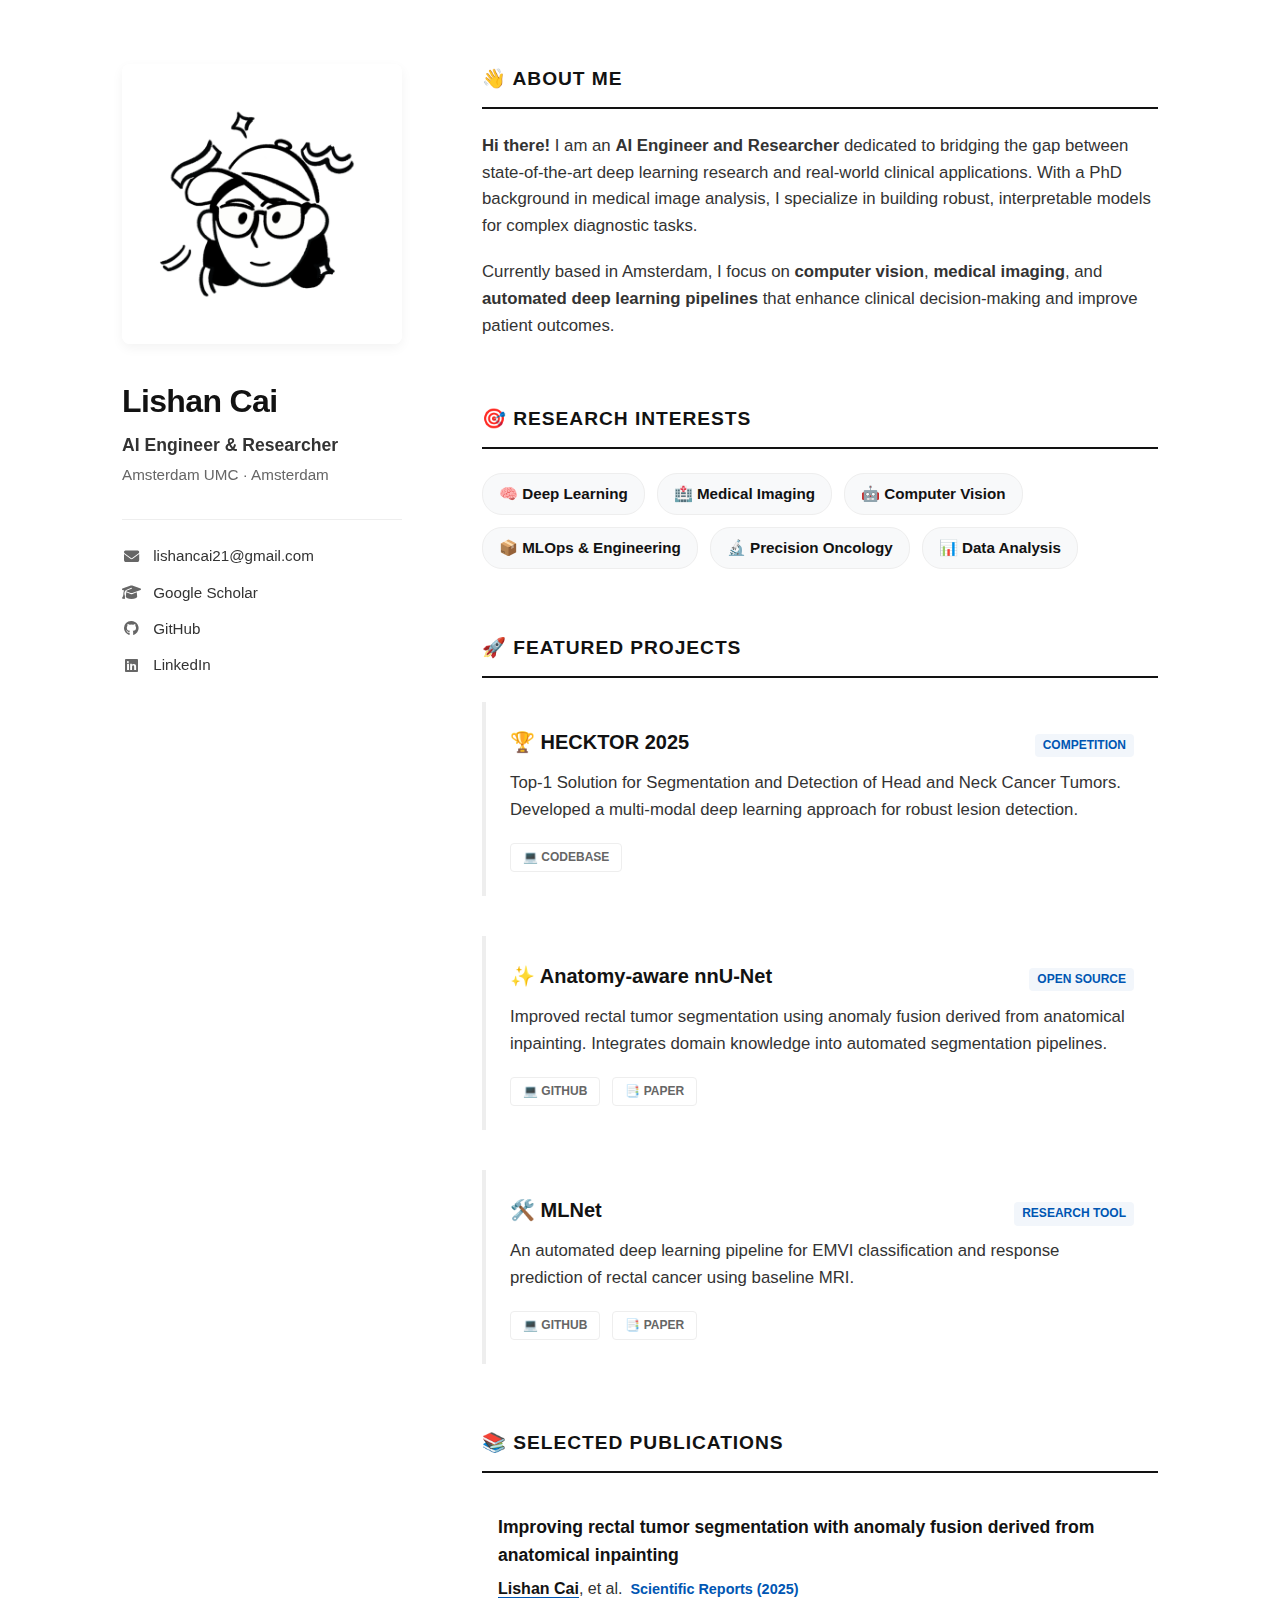
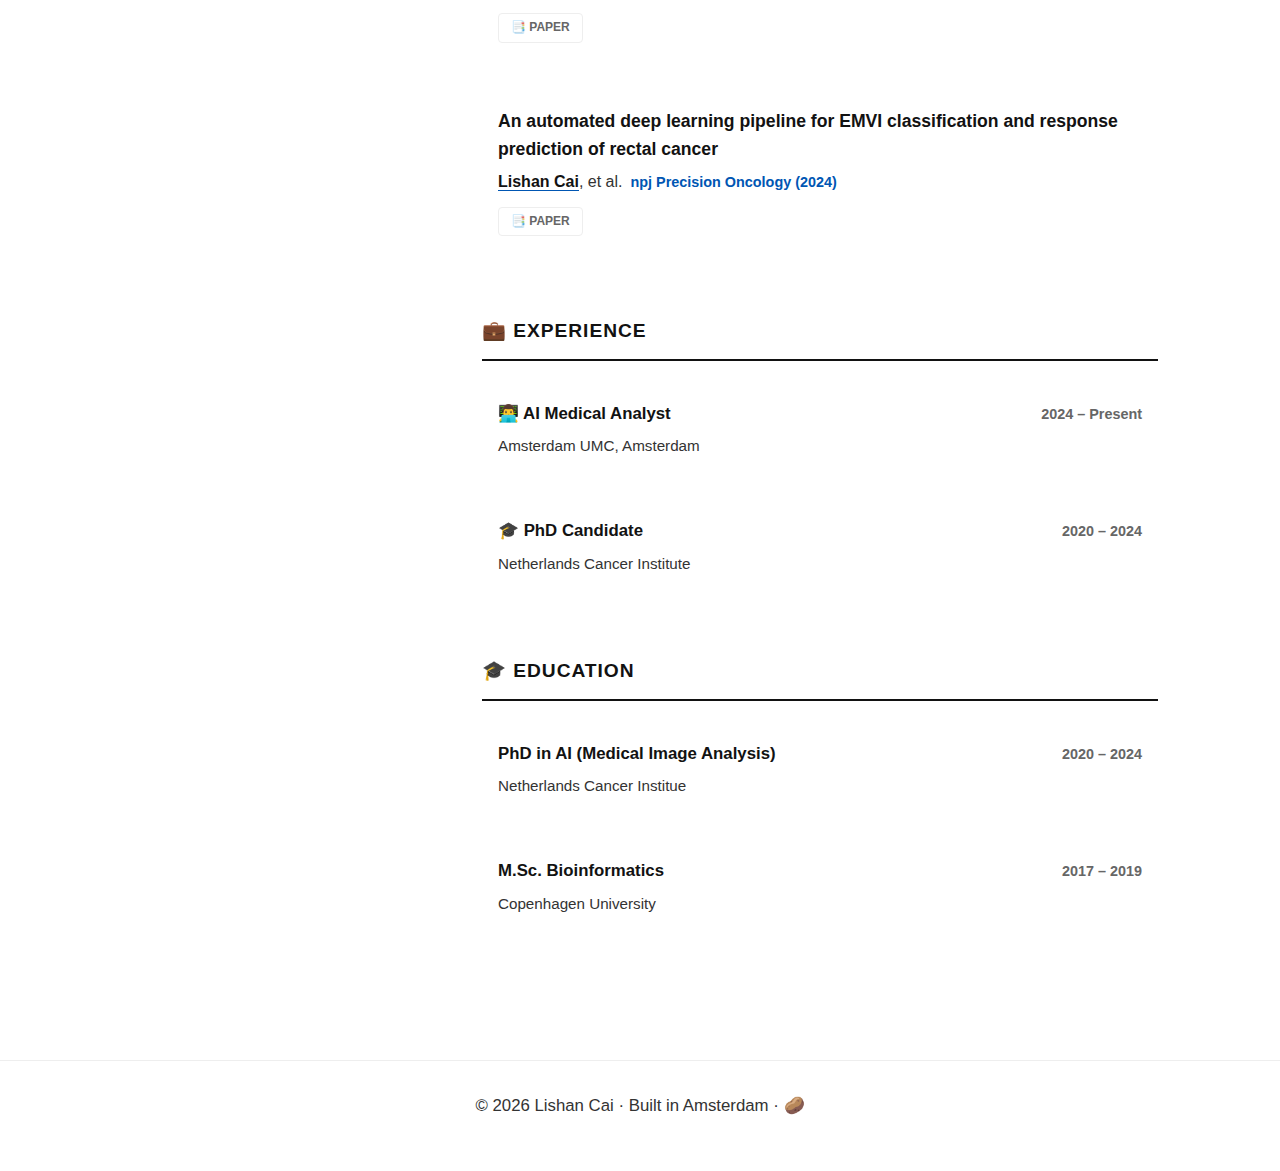
<file: index.html>
<!DOCTYPE html>
<html lang="en">
<head>
  <meta charset="UTF-8">
  <meta name="viewport" content="width=device-width, initial-scale=1.0">
  <title>Lishan Cai | AI Engineer & Researcher</title>
  
  <!-- Potato Icon -->
  <link rel="icon" href="data:image/svg+xml,<svg xmlns='http://www.w3.org/2000/svg' viewBox='0 0 100 100'><text y='.9em' font-size='90'>🥔</text></svg>" />
  
  <!-- FontAwesome -->
  <link rel="stylesheet" href="https://cdnjs.cloudflare.com/ajax/libs/font-awesome/6.5.0/css/all.min.css" crossorigin="anonymous" />
  
  <!-- Custom CSS -->
  <link rel="stylesheet" href="css/academic.css">
</head>
<body>

  <div class="container">
    
    <!-- Sidebar -->
    <aside class="sidebar">
      <img src="assets/avatar.jpg" alt="Lishan Cai" class="avatar">
      <h1 class="name">Lishan Cai</h1>
      <p class="title">AI Engineer & Researcher</p>
      <p class="affiliation">Amsterdam UMC · Amsterdam</p>
      
      <ul class="social-links">
        <li>
          <a href="mailto:lishancai21@gmail.com">
            <i class="fa fa-envelope"></i>
            <span>lishancai21@gmail.com</span>
          </a>
        </li>
        <li>
          <a href="https://scholar.google.com" target="_blank" rel="noopener">
            <i class="fa fa-graduation-cap"></i>
            <span>Google Scholar</span>
          </a>
        </li>
        <li>
          <a href="https://github.com/Liiiii2101" target="_blank" rel="noopener">
            <i class="fab fa-github"></i>
            <span>GitHub</span>
          </a>
        </li>
        <li>
          <a href="https://www.linkedin.com/in/lishan-cai-851b20178/" target="_blank" rel="noopener">
            <i class="fab fa-linkedin"></i>
            <span>LinkedIn</span>
          </a>
        </li>
      </ul>
    </aside>

    <!-- Main Content -->
    <main class="main-content">
      
      <section id="about">
        <h2 class="section-title">👋 About Me</h2>
        <p>
          <strong>Hi there!</strong> I am an <strong>AI Engineer and Researcher</strong> dedicated to bridging the gap between state-of-the-art deep learning research and real-world clinical applications. With a PhD background in medical image analysis, I specialize in building robust, interpretable models for complex diagnostic tasks.
        </p>
        <p>
          Currently based in Amsterdam, I focus on <strong>computer vision</strong>, <strong>medical imaging</strong>, and <strong>automated deep learning pipelines</strong> that enhance clinical decision-making and improve patient outcomes.
        </p>
      </section>

      <section id="interests">
        <h2 class="section-title">🎯 Research Interests</h2>
        <ul class="interests-list">
          <li>🧠 Deep Learning</li>
          <li>🏥 Medical Imaging</li>
          <li>🤖 Computer Vision</li>
          <li>📦 MLOps & Engineering</li>
          <li>🔬 Precision Oncology</li>
          <li>📊 Data Analysis</li>
        </ul>
      </section>

      <section id="projects">
        <h2 class="section-title">🚀 Featured Projects</h2>
        
        <div class="project-item">
          <div class="project-header">
            <span class="project-name">🏆 HECKTOR 2025</span>
            <span class="project-tag">Competition</span>
          </div>
          <p>Top-1 Solution for Segmentation and Detection of Head and Neck Cancer Tumors. Developed a multi-modal deep learning approach for robust lesion detection.</p>
          <div class="pub-links">
            <a href="https://github.com/Liiiii2101" class="pub-link" target="_blank">💻 Codebase</a>
          </div>
        </div>

        <div class="project-item">
          <div class="project-header">
            <span class="project-name">✨ Anatomy-aware nnU-Net</span>
            <span class="project-tag">Open Source</span>
          </div>
          <p>Improved rectal tumor segmentation using anomaly fusion derived from anatomical inpainting. Integrates domain knowledge into automated segmentation pipelines.</p>
          <div class="pub-links">
            <a href="https://github.com/Liiiii2101/Anatomy-aware-nnUNet-for-Rectal-Tumor-Segmentation" class="pub-link" target="_blank">💻 GitHub</a>
            <a href="https://www.nature.com/articles/s41598-025-14265-9" class="pub-link" target="_blank">📑 Paper</a>
          </div>
        </div>

        <div class="project-item">
          <div class="project-header">
            <span class="project-name">🛠️ MLNet</span>
            <span class="project-tag">Research Tool</span>
          </div>
          <p>An automated deep learning pipeline for EMVI classification and response prediction of rectal cancer using baseline MRI.</p>
          <div class="pub-links">
            <a href="https://github.com/Liiiii2101/MLNet" class="pub-link" target="_blank">💻 GitHub</a>
            <a href="https://www.nature.com/articles/s41698-024-00516-x" class="pub-link" target="_blank">📑 Paper</a>
          </div>
        </div>

      </section>

      <section id="publications">
        <h2 class="section-title">📚 Selected Publications</h2>
        <ul class="pub-list">
          <li class="pub-item">
            <span class="pub-title">Improving rectal tumor segmentation with anomaly fusion derived from anatomical inpainting</span>
            <div class="pub-authors"><strong>Lishan Cai</strong>, et al.<span class="pub-venue">Scientific Reports (2025)</span></div>
            <div class="pub-links">
              <a href="https://www.nature.com/articles/s41598-025-14265-9" class="pub-link" target="_blank">📑 Paper</a>
            </div>
          </li>
          <li class="pub-item">
            <span class="pub-title">An automated deep learning pipeline for EMVI classification and response prediction of rectal cancer</span>
            <div class="pub-authors"><strong>Lishan Cai</strong>, et al.<span class="pub-venue">npj Precision Oncology (2024)</span></div>
            <div class="pub-links">
              <a href="https://www.nature.com/articles/s41698-024-00516-x" class="pub-link" target="_blank">📑 Paper</a>
            </div>
          </li>
        </ul>
      </section>

      <section id="experience">
        <h2 class="section-title">💼 Experience</h2>
        <div class="timeline-item">
          <div class="timeline-header">
            <span class="timeline-title">👨‍💻 AI Medical Analyst</span>
            <span class="timeline-date">2024 – Present</span>
          </div>
          <div class="timeline-org">Amsterdam UMC, Amsterdam</div>
        </div>
        <div class="timeline-item">
          <div class="timeline-header">
            <span class="timeline-title">🎓 PhD Candidate</span>
            <span class="timeline-date">2020 – 2024</span>
          </div>
          <div class="timeline-org">Netherlands Cancer Institute</div>
        </div>
      </section>

      <section id="education">
        <h2 class="section-title">🎓 Education</h2>
        <div class="timeline-item">
          <div class="timeline-header">
            <span class="timeline-title">PhD in AI (Medical Image Analysis)</span>
            <span class="timeline-date">2020 – 2024</span>
          </div>
          <div class="timeline-org">Netherlands Cancer Institue</div>
        </div>
        <div class="timeline-item">
          <div class="timeline-header">
            <span class="timeline-title">M.Sc. Bioinformatics</span>
            <span class="timeline-date">2017 – 2019</span>
          </div>
          <div class="timeline-org">Copenhagen University</div>
        </div>
      </section>

    </main>
  </div>

  <footer style="text-align: center; padding: 2rem; color: #888; font-size: 0.8rem; border-top: 1px solid #eee;">
    <p>© 2026 Lishan Cai · Built in Amsterdam · 🥔</p>
  </footer>

</body>
</html>
</file>
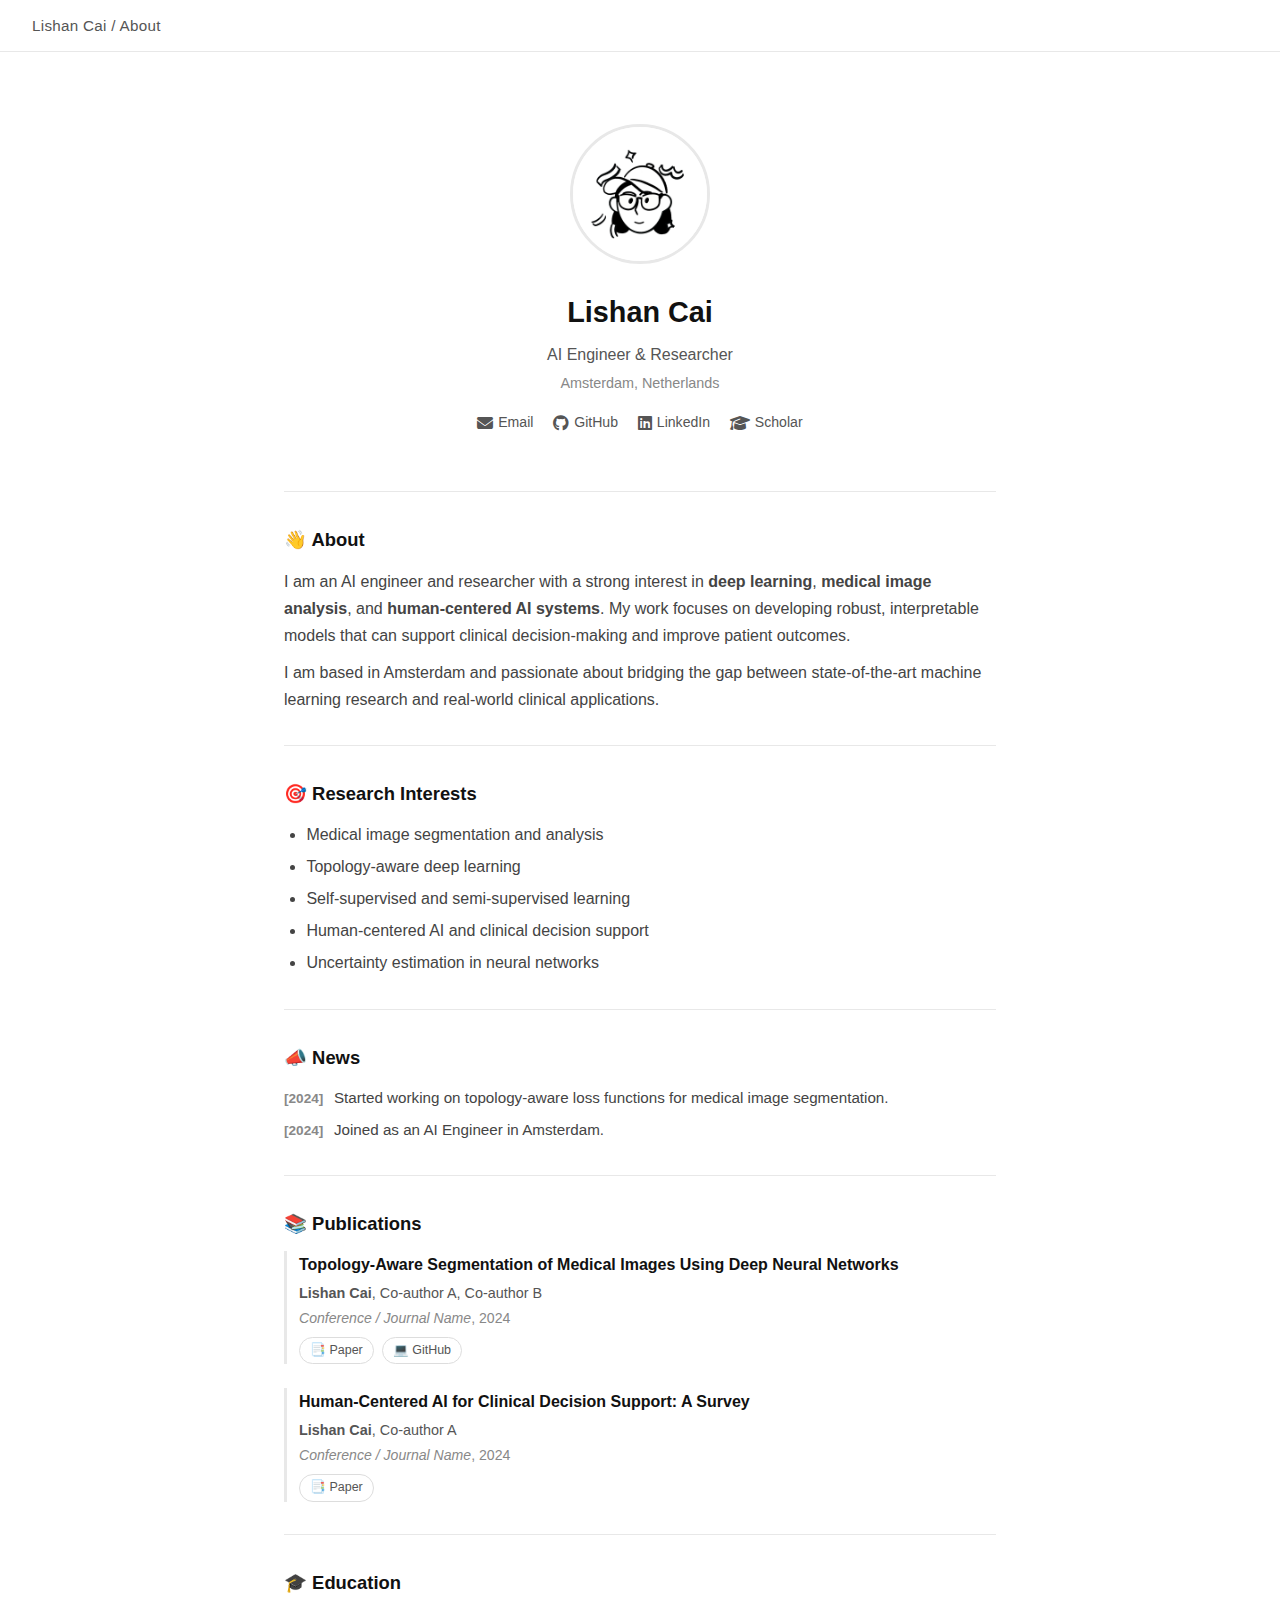
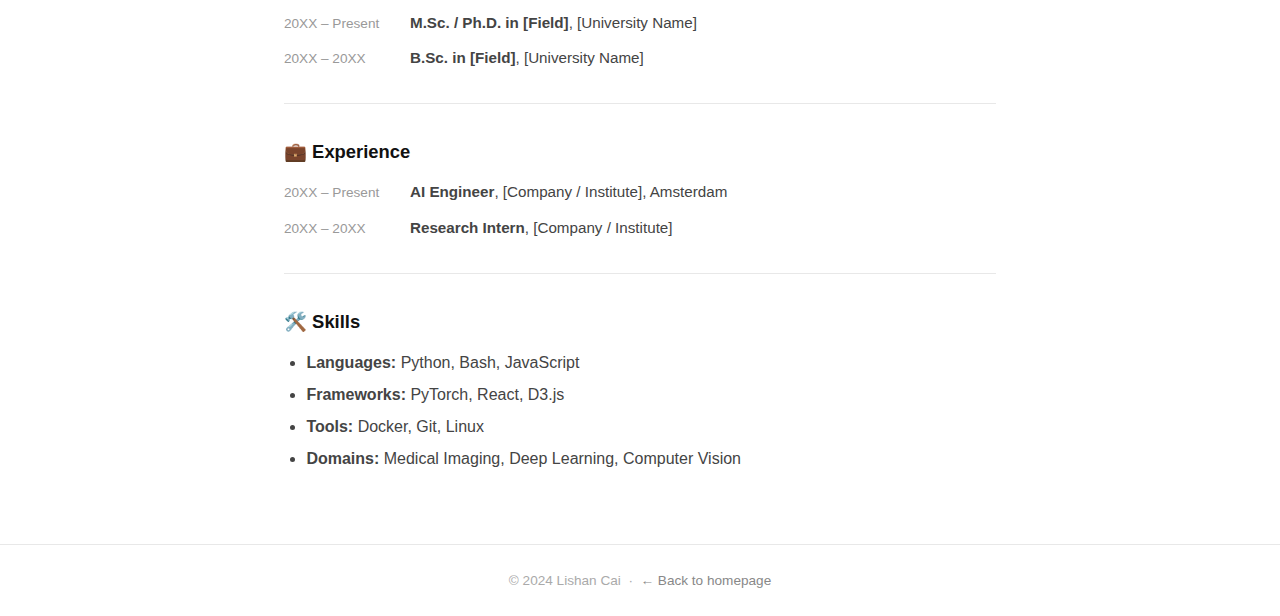
<file: about/index.html>
<!DOCTYPE html>
<html lang="en">
<head>
  <meta charset="UTF-8" />
  <meta name="viewport" content="width=device-width, initial-scale=1.0" />
  <title>Lishan Cai — About</title>
  <link rel="icon" href="data:image/svg+xml,<svg xmlns='http://www.w3.org/2000/svg' viewBox='0 0 100 100'><text y='.9em' font-size='90'>🥔</text></svg>" />
  <link rel="stylesheet" href="https://cdnjs.cloudflare.com/ajax/libs/font-awesome/6.5.0/css/all.min.css" />
  <link rel="stylesheet" href="about.css" />
</head>
<body>

  <nav>
    <a class="nav-home" href="../index.html">Lishan Cai / About</a>
  </nav>

  <main>
    <!-- Profile -->
    <section class="profile">
      <img src="../assets/avatar.jpg" alt="Lishan Cai" class="avatar" />
      <h1>Lishan Cai</h1>
      <p class="title">AI Engineer &amp; Researcher</p>
      <p class="affil">Amsterdam, Netherlands</p>
      <div class="social-links">
        <a href="mailto:lishancai21@gmail.com" title="Email"><i class="fa fa-envelope"></i> Email</a>
        <a href="https://github.com/Liiiii2101" target="_blank" rel="noopener" title="GitHub"><i class="fab fa-github"></i> GitHub</a>
        <a href="https://www.linkedin.com/in/lishan-cai-851b20178/" target="_blank" rel="noopener" title="LinkedIn"><i class="fab fa-linkedin"></i> LinkedIn</a>
        <a href="https://scholar.google.com" target="_blank" rel="noopener" title="Google Scholar"><i class="fa fa-graduation-cap"></i> Scholar</a>
      </div>
    </section>

    <hr />

    <!-- About -->
    <section>
      <h2>👋 About</h2>
      <p>
        I am an AI engineer and researcher with a strong interest in <strong>deep learning</strong>,
        <strong>medical image analysis</strong>, and <strong>human-centered AI systems</strong>.
        My work focuses on developing robust, interpretable models that can support clinical decision-making
        and improve patient outcomes.
      </p>
      <p>
        I am based in Amsterdam and passionate about bridging the gap between state-of-the-art machine learning
        research and real-world clinical applications.
      </p>
    </section>

    <hr />

    <!-- Research Interests -->
    <section>
      <h2>🎯 Research Interests</h2>
      <ul>
        <li>Medical image segmentation and analysis</li>
        <li>Topology-aware deep learning</li>
        <li>Self-supervised and semi-supervised learning</li>
        <li>Human-centered AI and clinical decision support</li>
        <li>Uncertainty estimation in neural networks</li>
      </ul>
    </section>

    <hr />

    <!-- News -->
    <section>
      <h2>📣 News</h2>
      <ul class="news-list">
        <li><span class="date">[2024]</span> Started working on topology-aware loss functions for medical image segmentation.</li>
        <li><span class="date">[2024]</span> Joined as an AI Engineer in Amsterdam.</li>
      </ul>
    </section>

    <hr />

    <!-- Publications -->
    <section>
      <h2>📚 Publications</h2>

      <div class="pub">
        <p class="pub-title">Topology-Aware Segmentation of Medical Images Using Deep Neural Networks</p>
        <p class="pub-authors"><strong>Lishan Cai</strong>, Co-author A, Co-author B</p>
        <p class="pub-venue"><em>Conference / Journal Name</em>, 2024</p>
        <div class="pub-badges">
          <a href="#" class="badge">📑 Paper</a>
          <a href="https://github.com/Liiiii2101" class="badge">💻 GitHub</a>
        </div>
      </div>

      <div class="pub">
        <p class="pub-title">Human-Centered AI for Clinical Decision Support: A Survey</p>
        <p class="pub-authors"><strong>Lishan Cai</strong>, Co-author A</p>
        <p class="pub-venue"><em>Conference / Journal Name</em>, 2024</p>
        <div class="pub-badges">
          <a href="#" class="badge">📑 Paper</a>
        </div>
      </div>
    </section>

    <hr />

    <!-- Education -->
    <section>
      <h2>🎓 Education</h2>
      <ul class="cv-list">
        <li>
          <span class="cv-year">20XX – Present</span>
          <span class="cv-detail"><strong>M.Sc. / Ph.D. in [Field]</strong>, [University Name]</span>
        </li>
        <li>
          <span class="cv-year">20XX – 20XX</span>
          <span class="cv-detail"><strong>B.Sc. in [Field]</strong>, [University Name]</span>
        </li>
      </ul>
    </section>

    <hr />

    <!-- Experience -->
    <section>
      <h2>💼 Experience</h2>
      <ul class="cv-list">
        <li>
          <span class="cv-year">20XX – Present</span>
          <span class="cv-detail"><strong>AI Engineer</strong>, [Company / Institute], Amsterdam</span>
        </li>
        <li>
          <span class="cv-year">20XX – 20XX</span>
          <span class="cv-detail"><strong>Research Intern</strong>, [Company / Institute]</span>
        </li>
      </ul>
    </section>

    <hr />

    <!-- Skills -->
    <section>
      <h2>🛠️ Skills</h2>
      <ul>
        <li><strong>Languages:</strong> Python, Bash, JavaScript</li>
        <li><strong>Frameworks:</strong> PyTorch, React, D3.js</li>
        <li><strong>Tools:</strong> Docker, Git, Linux</li>
        <li><strong>Domains:</strong> Medical Imaging, Deep Learning, Computer Vision</li>
      </ul>
    </section>

  </main>

  <footer>
    <p>© 2024 Lishan Cai &nbsp;·&nbsp; <a href="../index.html">← Back to homepage</a></p>
  </footer>

</body>
</html>
</file>
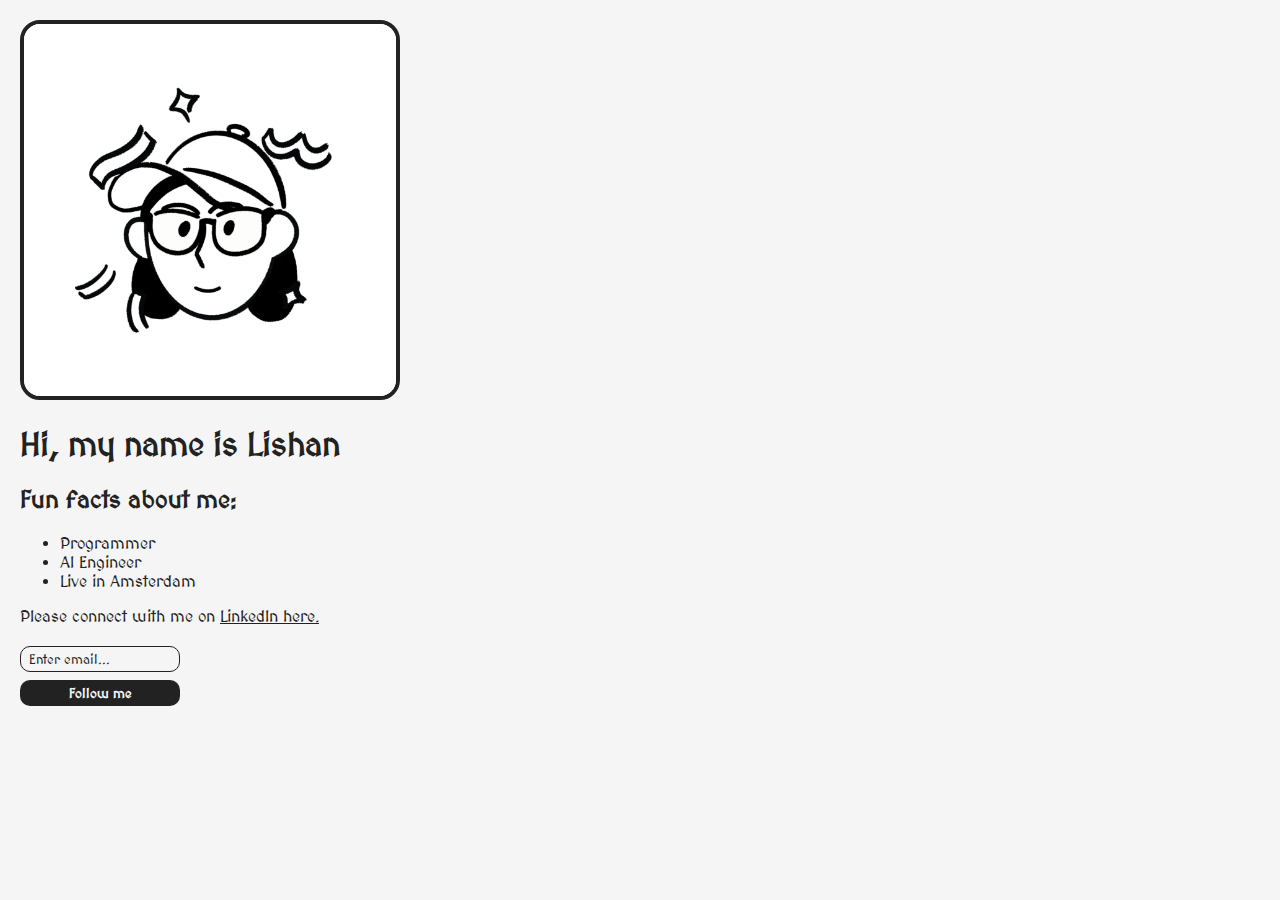
<file: blog/index.html>
<!doctype html>
<html>
    <head>
        <link rel="stylesheet" href="styles.css" />
        <link href="https://fonts.googleapis.com/css2?family=Bangers&family=Black+Ops+One&family=Creepster&family=La+Belle+Aurore&family=MedievalSharp&family=Orbitron&family=Rye&display=swap" rel="stylesheet">
        <script src="index.js"></script>
    </head>
    <body>
        <!-- 
        Challenge 1:
        Write the HTML for your personal website.
        -->
        <img src="./avatar.jpg">
        <h1>Hi, my name is Lishan</h1>
        <h2>Fun facts about me:</h2>
        <ul>
            <li>Programmer</li>
            <li>AI Engineer</li>
            <li>Live in Amsterdam</li>
        </ul>
        <p>Please connect with me on <a href="https://www.linkedin.com/in/lishan-cai-851b20178/" taget="_blank">LinkedIn here.</a></p>
        <input type="text" placeholder="Enter email...">
        <button>Follow me</button>
    </body>
</html>
</file>
<file: css/academic.css>
/* ── Academic Minimalist CSS ── */
:root {
  --bg: #ffffff;
  --text: #121212;
  --text-soft: #333333;
  --text-muted: #666666;
  --accent: #0056b3;
  --accent-soft: rgba(0, 86, 179, 0.05);
  --border: #eeeeee;
  --sidebar-w: 280px;
  --container-max: 1100px;
  
  /* Lively Palette */
  --tag-bg: #f8f9fa;
  --tag-hover: #e9ecef;
}

* { box-sizing: border-box; margin: 0; padding: 0; }

body {
  font-family: -apple-system, BlinkMacSystemFont, "Segoe UI", Roboto, Helvetica, Arial, sans-serif, "Apple Color Emoji", "Segoe UI Emoji", "Segoe UI Symbol";
  background: var(--bg);
  color: var(--text);
  line-height: 1.6;
  -webkit-font-smoothing: antialiased;
}

a { color: var(--accent); text-decoration: none; transition: all 0.2s; }
a:hover { color: #003d80; text-decoration: none; }

.container {
  max-width: var(--container-max);
  margin: 0 auto;
  padding: 4rem 2rem;
  display: flex;
  gap: 5rem;
}

/* Sidebar */
.sidebar {
  width: var(--sidebar-w);
  flex-shrink: 0;
  position: sticky;
  top: 4rem;
  height: fit-content;
}

.avatar {
  width: 100%;
  border-radius: 8px;
  margin-bottom: 1.5rem;
  box-shadow: 0 4px 12px rgba(0,0,0,0.05);
  transition: transform 0.3s;
}
.avatar:hover { transform: scale(1.02); }

.name { font-size: 2rem; font-weight: 800; margin-bottom: 0.25rem; letter-spacing: -0.02em; }
.title { font-size: 1.1rem; color: var(--text-soft); margin-bottom: 0.25rem; font-weight: 600; }
.affiliation { font-size: 0.95rem; color: var(--text-muted); margin-bottom: 2rem; }

.social-links { list-style: none; margin-bottom: 2rem; border-top: 1px solid var(--border); padding-top: 1.5rem; }
.social-links li { margin-bottom: 0.75rem; font-size: 0.95rem; }
.social-links a { color: var(--text-soft); display: flex; align-items: center; gap: 0.75rem; }
.social-links a:hover { color: var(--accent); transform: translateX(4px); }
.social-links i { width: 1.2rem; text-align: center; color: var(--text-muted); }

.btn-cv {
  display: flex;
  align-items: center;
  justify-content: center;
  gap: 0.5rem;
  padding: 0.6rem 1.2rem;
  border: 1.5px solid var(--accent);
  border-radius: 6px;
  font-size: 0.9rem;
  font-weight: 700;
  color: var(--accent);
  transition: all 0.2s;
}
.btn-cv:hover { background: var(--accent); color: #fff; text-decoration: none; box-shadow: 0 4px 12px rgba(0,86,179,0.2); }

/* Main Content */
.main-content { flex: 1; min-width: 0; }

section { margin-bottom: 4rem; }
.section-title {
  font-size: 1.2rem;
  font-weight: 900;
  text-transform: uppercase;
  letter-spacing: 0.05em;
  margin-bottom: 1.5rem;
  padding-bottom: 0.75rem;
  border-bottom: 2px solid var(--text);
  display: flex;
  align-items: center;
  gap: 0.75rem;
}

p { margin-bottom: 1.2rem; color: var(--text-soft); font-size: 1.05rem; }

/* Interests Tags */
.interests-list { display: flex; flex-wrap: wrap; gap: 0.75rem; list-style: none; }
.interests-list li {
  background: var(--tag-bg);
  border: 1px solid var(--border);
  padding: 0.5rem 1rem;
  border-radius: 20px;
  font-size: 0.95rem;
  font-weight: 600;
  display: flex;
  align-items: center;
  gap: 0.5rem;
  transition: all 0.2s;
}
.interests-list li:hover { 
  background: var(--bg);
  border-color: var(--accent);
  color: var(--accent);
  transform: translateY(-2px);
  box-shadow: 0 4px 8px rgba(0,0,0,0.05);
}

/* Publications */
.pub-list { list-style: none; }
.pub-item { margin-bottom: 2rem; padding: 1rem; border-radius: 8px; transition: background 0.2s; }
.pub-item:hover { background: #fafafa; }
.pub-title { font-weight: 700; font-size: 1.1rem; display: block; margin-bottom: 0.4rem; color: var(--text); }
.pub-authors { font-size: 1rem; color: var(--text-soft); margin-bottom: 0.75rem; }
.pub-authors strong { color: var(--text); border-bottom: 1px solid var(--accent); }
.pub-venue { font-size: 0.9rem; color: var(--accent); font-weight: 700; margin-left: 0.5rem; }
.pub-links { display: flex; flex-wrap: wrap; gap: 0.75rem; margin-top: 0.75rem; }
.pub-link {
  font-size: 0.75rem;
  font-weight: 800;
  text-transform: uppercase;
  border: 1.5px solid var(--border);
  padding: 4px 12px;
  border-radius: 4px;
  color: var(--text-muted);
  background: #fff;
}
.pub-link:hover { border-color: var(--accent); color: var(--accent); transform: scale(1.05); }

/* Projects */
.project-item { margin-bottom: 2.5rem; padding: 1.5rem; border-left: 4px solid var(--border); transition: all 0.2s; }
.project-item:hover { border-left-color: var(--accent); background: var(--accent-soft); }
.project-header { display: flex; align-items: baseline; justify-content: space-between; margin-bottom: 0.75rem; }
.project-name { font-weight: 800; font-size: 1.25rem; }
.project-tag { font-size: 0.75rem; font-weight: 900; text-transform: uppercase; color: var(--accent); background: var(--accent-soft); padding: 2px 8px; border-radius: 4px; }

/* Timeline */
.timeline-item { margin-bottom: 1.75rem; padding: 1rem; border-radius: 8px; transition: background 0.2s; }
.timeline-item:hover { background: #fcfcfc; }
.timeline-header { display: flex; justify-content: space-between; align-items: baseline; margin-bottom: 0.4rem; }
.timeline-title { font-weight: 800; font-size: 1.05rem; }
.timeline-date { font-size: 0.9rem; color: var(--text-muted); font-weight: 700; }
.timeline-org { font-size: 0.95rem; color: var(--text-soft); font-weight: 500; }

/* Responsive */
@media (max-width: 900px) {
  .container { flex-direction: column; padding: 3rem 1.5rem; gap: 3rem; }
  .sidebar { width: 100%; position: static; text-align: center; }
  .avatar { width: 160px; margin: 0 auto 1.5rem; }
  .social-links { display: flex; flex-wrap: wrap; justify-content: center; gap: 1rem; border-bottom: 1px solid var(--border); padding-bottom: 1.5rem; }
  .social-links li { margin-bottom: 0; }
  .name { font-size: 1.75rem; }
}
</file>
<file: about/about.css>
*, *::before, *::after {
  box-sizing: border-box;
  margin: 0;
  padding: 0;
}

body {
  font-family: -apple-system, BlinkMacSystemFont, "Segoe UI", Helvetica, Arial, sans-serif;
  font-size: 16px;
  line-height: 1.7;
  color: #333;
  background: #fff;
}

/* Nav */
nav {
  border-bottom: 1px solid #e8e8e8;
  padding: 0.75rem 2rem;
  background: #fff;
  position: sticky;
  top: 0;
  z-index: 100;
}

.nav-home {
  color: #555;
  text-decoration: none;
  font-size: 0.95rem;
  font-weight: 500;
  letter-spacing: 0.3px;
}

.nav-home:hover {
  color: #000;
}

/* Main container */
main {
  max-width: 760px;
  margin: 0 auto;
  padding: 2.5rem 1.5rem 4rem;
}

/* Profile section */
.profile {
  text-align: center;
  padding: 2rem 0 1.5rem;
}

.avatar {
  width: 140px;
  height: 140px;
  border-radius: 50%;
  object-fit: cover;
  border: 3px solid #e8e8e8;
  margin-bottom: 1rem;
}

.profile h1 {
  font-size: 1.8rem;
  font-weight: 700;
  color: #111;
  margin-bottom: 0.25rem;
}

.title {
  font-size: 1rem;
  color: #555;
  margin-bottom: 0.15rem;
}

.affil {
  font-size: 0.9rem;
  color: #888;
  margin-bottom: 1rem;
}

/* Social links */
.social-links {
  display: flex;
  justify-content: center;
  flex-wrap: wrap;
  gap: 0.75rem 1.25rem;
  margin-top: 0.5rem;
}

.social-links a {
  color: #555;
  text-decoration: none;
  font-size: 0.88rem;
  display: flex;
  align-items: center;
  gap: 0.3rem;
  transition: color 0.15s;
}

.social-links a:hover {
  color: #000;
}

.social-links i {
  font-size: 1rem;
}

/* Divider */
hr {
  border: none;
  border-top: 1px solid #e8e8e8;
  margin: 2rem 0;
}

/* Sections */
section {
  margin-bottom: 0.5rem;
}

section h2 {
  font-size: 1.15rem;
  font-weight: 700;
  color: #111;
  margin-bottom: 0.75rem;
}

section p {
  color: #444;
  margin-bottom: 0.6rem;
}

section ul {
  padding-left: 1.4rem;
  color: #444;
}

section ul li {
  margin-bottom: 0.3rem;
}

/* News list */
.news-list {
  list-style: none;
  padding: 0;
}

.news-list li {
  margin-bottom: 0.4rem;
  font-size: 0.95rem;
  color: #444;
}

.date {
  font-weight: 600;
  color: #888;
  margin-right: 0.4rem;
  font-size: 0.85rem;
}

/* Publications */
.pub {
  margin-bottom: 1.5rem;
  padding-left: 0.75rem;
  border-left: 3px solid #e8e8e8;
}

.pub-title {
  font-weight: 600;
  color: #111;
  margin-bottom: 0.15rem;
}

.pub-authors {
  font-size: 0.9rem;
  color: #555;
  margin-bottom: 0.1rem;
}

.pub-venue {
  font-size: 0.88rem;
  color: #888;
  margin-bottom: 0.4rem;
}

.pub-badges {
  display: flex;
  gap: 0.5rem;
  flex-wrap: wrap;
}

.badge {
  font-size: 0.78rem;
  padding: 2px 10px;
  border: 1px solid #ddd;
  border-radius: 20px;
  color: #555;
  text-decoration: none;
  transition: all 0.15s;
}

.badge:hover {
  background: #f5f5f5;
  border-color: #bbb;
  color: #111;
}

/* CV list (Education / Experience) */
.cv-list {
  list-style: none;
  padding: 0;
}

.cv-list li {
  display: flex;
  gap: 1rem;
  margin-bottom: 0.6rem;
  font-size: 0.95rem;
  color: #444;
}

.cv-year {
  color: #999;
  font-size: 0.85rem;
  min-width: 110px;
  padding-top: 2px;
  flex-shrink: 0;
}

.cv-detail {
  flex: 1;
}

/* Footer */
footer {
  text-align: center;
  border-top: 1px solid #e8e8e8;
  padding: 1.5rem;
  font-size: 0.85rem;
  color: #aaa;
}

footer a {
  color: #888;
  text-decoration: none;
}

footer a:hover {
  color: #333;
}

/* Responsive */
@media (max-width: 600px) {
  .profile h1 { font-size: 1.4rem; }
  .cv-list li { flex-direction: column; gap: 0.1rem; }
  .cv-year { min-width: auto; }
}
</file>
<file: blog/styles.css>
:root {
    --superhero: 'Bangers', cursive;
    --fantasy: 'MedievalSharp', cursive;
    --space: 'Orbitron', sans-serif;
    --military: 'Black Ops One', cursive;
    --romantic: 'La Belle Aurore', cursive;
    --scary: 'Creepster', cursive;
    --cowboy: 'Rye', cursive;
    --regular: sans-serif;
    --fantasy: 'MedievalSharp', cursive;
    --font: var(--regular);
    --sharp: 0;
    --soft: 10px;
    --round: 100px;
    
    --image: var(--soft);
    
    --background: #f5f5f5;
    --text: #222222;
    
    --light: var(--background);
    --dark: var(--text);
}


body, html {
    margin: 0;
    padding: 10px;
    background: var(--background);
    color: var(--text);
    font-family: var(--font);
}

img {
    width: 30%;
    border-radius: calc(var(--image) * 2);
    border: 4px solid var(--text);
}

a {
    color: var(--text);
}

input {
    display: block;
    margin: 20px 0 0;
    width: 160px;
    box-sizing: border-box;
    padding: 4px 8px;
    border-width: 1px; 
    border-style: solid;
    border-color:  var(--text);
    color: var(--text);
    background: none;
    border-radius: var(--image);
    font-family: var(--font);
}

::placeholder {
    color: var(--text);
}

button {
    border-radius: var(--image);
    padding: 5px 10px;
    border: none;
    background: var(--text);
    color: var(--background);
    font-weight: bold;
    box-sizing: border-box;
    display: block;
    margin: 8px 0;
    cursor: pointer;
    font-family: var(--font);
    width: 160px;
}
</file>
